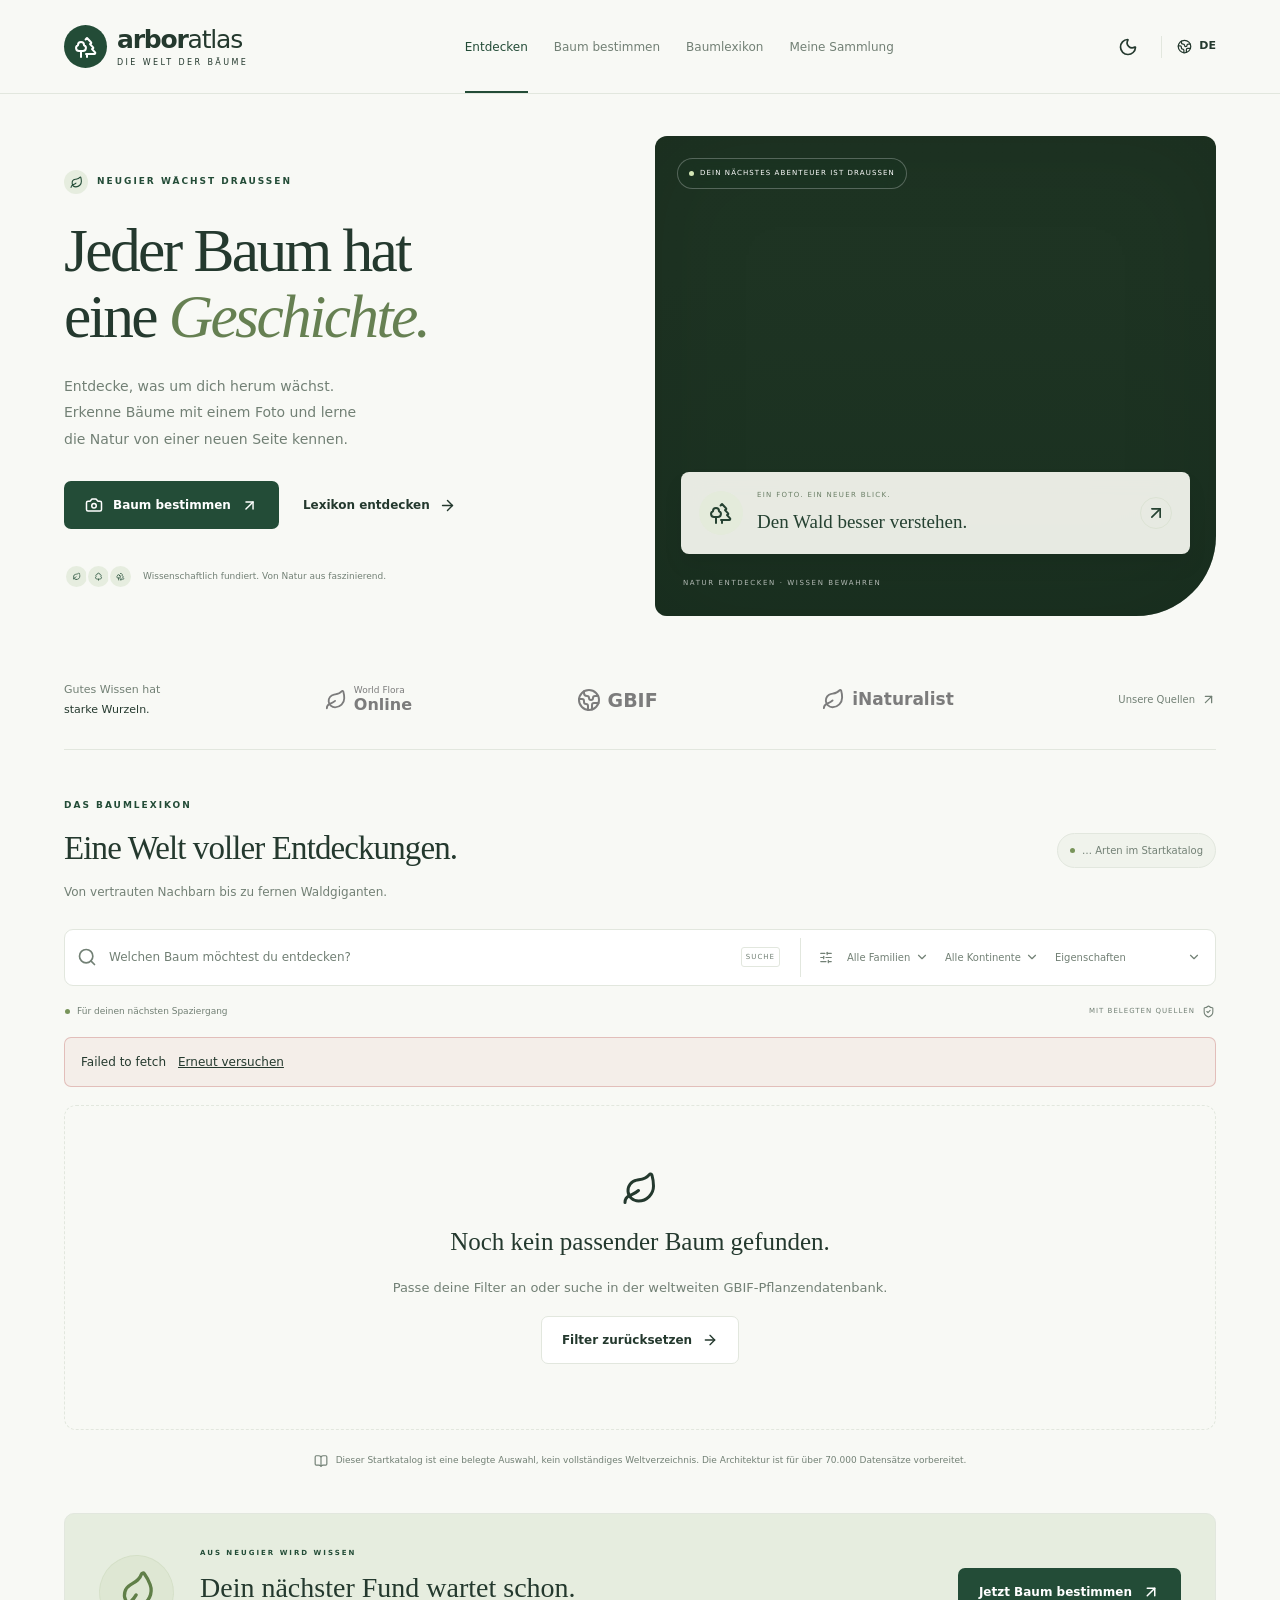
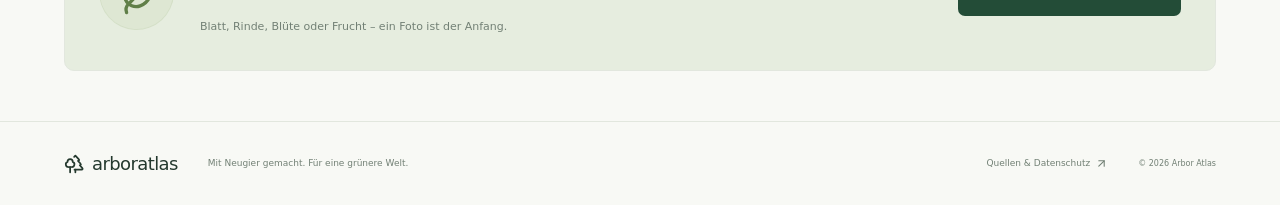
<file: baum-atlas/index.html>
<!doctype html>
<html lang="de">
  <head>
    <meta charset="UTF-8" />
    <meta name="viewport" content="width=device-width, initial-scale=1.0" />
    <meta name="theme-color" content="#183d30" />
    <meta name="description" content="Entdecke die Welt der Bäume. Fotos bestimmen, wissenschaftliche Quellen erkunden und Bäume besser kennenlernen – mit Arbor Atlas." />
    <title>Arbor Atlas · Die Welt der Bäume</title>
    <script type="module" crossorigin src="/baum-atlas/assets/index-ClPJynit.js?v=astra-20261119"></script>
    <link rel="stylesheet" crossorigin href="/baum-atlas/assets/index-CDC5xhsp.css?v=astra-20261119">
  </head>
  <body><div id="root"></div></body>
</html>
</file>
<file: baum-atlas/assets/index-CDC5xhsp.css>
/*! tailwindcss v4.3.5 | MIT License | https://tailwindcss.com */
@layer theme{:root,:host{--font-sans:"Segoe UI", system-ui, sans-serif;--font-mono:ui-monospace, SFMono-Regular, Menlo, Monaco, Consolas, "Liberation Mono", "Courier New", monospace;--default-font-family:var(--font-sans);--default-mono-font-family:var(--font-mono)}}@layer base{*,:after,:before,::backdrop{box-sizing:border-box;border:0 solid;margin:0;padding:0}::file-selector-button{box-sizing:border-box;border:0 solid;margin:0;padding:0}html,:host{-webkit-text-size-adjust:100%;tab-size:4;line-height:1.5;font-family:var(--default-font-family,-apple-system, BlinkMacSystemFont, "Segoe UI", Roboto, "Helvetica Neue", "Noto Sans", Arial, sans-serif, "Apple Color Emoji", "Segoe UI Emoji", "Segoe UI Symbol", "Noto Color Emoji");font-feature-settings:var(--default-font-feature-settings,normal);font-variation-settings:var(--default-font-variation-settings,normal);-webkit-tap-highlight-color:transparent}hr{height:0;color:inherit;border-top-width:1px}abbr:where([title]){-webkit-text-decoration:underline dotted;text-decoration:underline dotted}h1,h2,h3,h4,h5,h6{font-size:inherit;font-weight:inherit}a{color:inherit;-webkit-text-decoration:inherit;-webkit-text-decoration:inherit;-webkit-text-decoration:inherit;-webkit-text-decoration:inherit;text-decoration:inherit}b,strong{font-weight:bolder}code,kbd,samp,pre{font-family:var(--default-mono-font-family,ui-monospace, SFMono-Regular, Menlo, Monaco, Consolas, "Liberation Mono", "Courier New", monospace);font-feature-settings:var(--default-mono-font-feature-settings,normal);font-variation-settings:var(--default-mono-font-variation-settings,normal);font-size:1em}small{font-size:80%}sub,sup{vertical-align:baseline;font-size:75%;line-height:0;position:relative}sub{bottom:-.25em}sup{top:-.5em}table{text-indent:0;border-color:inherit;border-collapse:collapse}:-moz-focusring:where(:not(iframe)){outline:auto}progress{vertical-align:baseline}summary{display:list-item}ol,ul,menu{list-style:none}img,svg,video,canvas,audio,iframe,embed,object{vertical-align:middle;display:block}img,video{max-width:100%;height:auto}button,input,select,optgroup,textarea{font:inherit;font-feature-settings:inherit;font-variation-settings:inherit;letter-spacing:inherit;color:inherit;opacity:1;background-color:#0000;border-radius:0}::file-selector-button{font:inherit;font-feature-settings:inherit;font-variation-settings:inherit;letter-spacing:inherit;color:inherit;opacity:1;background-color:#0000;border-radius:0}:where(select:is([multiple],[size])) optgroup{font-weight:bolder}:where(select:is([multiple],[size])) optgroup option{padding-inline-start:20px}::file-selector-button{margin-inline-end:4px}::placeholder{opacity:1}@supports (not ((-webkit-appearance:-apple-pay-button))) or (contain-intrinsic-size:1px){::placeholder{color:currentColor}@supports (color:color-mix(in lab, red, red)){::placeholder{color:color-mix(in oklab, currentcolor 50%, transparent)}}}textarea{resize:vertical}::-webkit-search-decoration{-webkit-appearance:none}::-webkit-date-and-time-value{min-height:1lh;text-align:inherit}::-webkit-datetime-edit{display:inline-flex}::-webkit-datetime-edit-fields-wrapper{padding:0}::-webkit-datetime-edit{padding-block:0}::-webkit-datetime-edit-year-field{padding-block:0}::-webkit-datetime-edit-month-field{padding-block:0}::-webkit-datetime-edit-day-field{padding-block:0}::-webkit-datetime-edit-hour-field{padding-block:0}::-webkit-datetime-edit-minute-field{padding-block:0}::-webkit-datetime-edit-second-field{padding-block:0}::-webkit-datetime-edit-millisecond-field{padding-block:0}::-webkit-datetime-edit-meridiem-field{padding-block:0}::-webkit-calendar-picker-indicator{line-height:1}:-moz-ui-invalid{box-shadow:none}button,input:where([type=button],[type=reset],[type=submit]){appearance:button}::file-selector-button{appearance:button}::-webkit-inner-spin-button{height:auto}::-webkit-outer-spin-button{height:auto}[hidden]:where(:not([hidden=until-found])){display:none!important}}@layer components;@layer utilities{.sr-only{clip-path:inset(50%);white-space:nowrap;border-width:0;width:1px;height:1px;margin:-1px;padding:0;position:absolute;overflow:hidden}.hidden{display:none}.table{display:table}}:root{color:#24392e;font-synthesis:none;--bg:#f8f9f5;--surface:#fff;--surface-soft:#f0f3ec;--ink:#24392e;--muted:#728075;--line:#e2e7de;--green:#234c37;--sage:#e6eddf;--accent:#c9ddab;--serif:Georgia,"Times New Roman",serif;background:#f8f9f5;font-family:Segoe UI,system-ui,sans-serif}:root[data-theme=dark]{--lightningcss-light: ;--lightningcss-dark:initial;color-scheme:dark;--bg:#131d17;--surface:#1b2820;--surface-soft:#223126;--ink:#e0e9d9;--muted:#a4b3a4;--line:#354436;--green:#b6cf9e;--sage:#2e4230;--accent:#395937}*{box-sizing:border-box}body{color:var(--ink);background:var(--bg);margin:0}button,a,input,select{-webkit-tap-highlight-color:transparent}button,a{touch-action:manipulation}button{font:inherit;cursor:pointer}button:disabled{cursor:not-allowed;opacity:.5}button,a,select{transition:color .2s,background .2s,transform .2s,border-color .2s}a{color:inherit;text-decoration:none}button{color:inherit}button:focus-visible,a:focus-visible,input:focus-visible,select:focus-visible,summary:focus-visible{outline-offset:4px;outline:3px solid #8ba56a}button:not(.button):not(.card-content):not(.card-photo-button){-webkit-user-select:none;user-select:none}h1,h2,h3,p{margin:0}h1,h2{font-family:var(--serif);font-weight:400}p{line-height:1.75}em{font-weight:400}button svg,a svg{flex-shrink:0}input,select{font:inherit;color:inherit;min-width:0}input::placeholder{color:var(--muted)}.sr-only{clip:rect(0,0,0,0);white-space:nowrap;border:0;width:1px;height:1px;margin:-1px;padding:0;position:absolute;overflow:hidden}.skip{background:var(--surface);z-index:100;padding:12px;position:absolute;top:-60px;left:20px}.skip:focus{top:12px}.header{border-bottom:1px solid var(--line);justify-content:space-between;align-items:center;gap:30px;max-width:1440px;height:94px;margin:auto;padding:0 5%;display:flex}.brand{letter-spacing:-1.2px;flex-shrink:0;align-items:center;gap:10px;font-size:25px;font-weight:650;line-height:1;display:flex}.brand-light{font-weight:350}.brand small{letter-spacing:2.4px;margin-top:7px;font-size:8px;font-weight:500;display:block}.brand-icon{background:var(--green);color:var(--surface);border-radius:50%;place-items:center;width:43px;height:43px;display:grid}.nav{align-self:stretch;align-items:stretch;gap:26px;display:flex}.nav button{color:var(--muted);white-space:nowrap;background:0 0;border:0;border-bottom:2px solid #0000;align-items:center;gap:7px;padding:3px 0 0;font-size:12px;font-weight:500;display:flex}.nav button.active{color:var(--green);border-bottom-color:var(--green)}.nav button:hover{color:var(--ink)}.nav button svg{display:none}.count{background:var(--sage);border-radius:10px;padding:1px 5px;font-size:10px}.header-actions{align-items:center;gap:15px;display:flex}.icon-button{background:0 0;border:0;border-radius:50%;place-items:center;width:36px;height:36px;display:inline-grid}.icon-button:hover{background:var(--sage)}.header-divider{background:var(--line);width:1px;height:22px}.language{align-items:center;gap:7px;font-size:11px;font-weight:600;display:flex}.mobile-menu{display:none!important}main{max-width:1440px;min-height:70vh;margin:auto}.hero{grid-template-columns:1fr 1fr;gap:30px;min-height:560px;padding:42px 5% 38px;display:grid}.hero-copy{padding:34px 0 10px}.eyebrow{color:var(--green);letter-spacing:2px;align-items:center;gap:9px;font-size:9px;font-weight:650;display:flex}.tiny-leaf{background:var(--sage);border-radius:50%;place-items:center;width:24px;height:24px;display:grid}.hero h1{letter-spacing:-2.6px;margin:23px 0;font-size:clamp(45px,4.8vw,68px);line-height:1.08}.hero h1 em{color:#668052}.hero-copy>p{color:var(--muted);font-size:14px;line-height:1.9}.hero-buttons{align-items:center;gap:24px;margin-top:29px;display:flex}.button{white-space:nowrap;border:1px solid #0000;border-radius:7px;justify-content:center;align-items:center;gap:10px;min-height:46px;padding:14px 20px;font-size:12px;font-weight:550;display:inline-flex}.button:hover:not(:disabled){transform:translateY(-2px)}.button.primary{background:var(--green);color:var(--surface)}.button.secondary{border-color:var(--line);background:var(--surface);color:var(--ink)}.text-button{background:0 0;border:0;justify-content:center;align-items:center;gap:9px;padding:6px 0;font-size:12px;font-weight:550;display:inline-flex}.text-button:hover{color:#7b975e}.hero-note{color:var(--muted);align-items:center;gap:10px;margin-top:35px;font-size:9px;display:flex}.leaf-stack{padding-left:3px;display:flex}.leaf-stack svg{background:var(--sage);border:2px solid var(--bg);width:25px;height:25px;color:var(--green);border-radius:50%;margin-left:-3px;padding:6px}.hero-visual{background:#203524 url(https://images.unsplash.com/photo-1441974231531-c6227db76b6e?auto=format&fit=crop&w=1400&q=85) 50% 55%/cover;border-radius:12px 12px 80px;min-height:448px;position:relative;overflow:hidden;box-shadow:inset 0 0 100px #0002}.photo-vignette{background:linear-gradient(#0a28181a 30%,#122a1b70);position:absolute;inset:0}.image-tag{-webkit-backdrop-filter:blur(10px);backdrop-filter:blur(10px);color:#fff;letter-spacing:1.1px;background:#18372442;border:1px solid #ffffff42;border-radius:30px;align-items:center;gap:6px;padding:9px 11px;font-size:7px;display:flex;position:absolute;top:22px;left:22px}.image-tag>span{background:#d4e7b6;border-radius:50%;width:5px;height:5px}.floating-species{-webkit-backdrop-filter:blur(12px);backdrop-filter:blur(12px);color:#264232;background:#f8f9f1ed;border-radius:8px;align-items:center;gap:14px;padding:18px;display:flex;position:absolute;bottom:62px;left:26px;right:26px;box-shadow:0 12px 20px #0001}.floating-icon{background:#e4ebdb;border-radius:50%;padding:10px}.floating-species small{letter-spacing:1.3px;color:#6b7e65;margin-bottom:7px;font-size:7px;display:block}.floating-species strong{font-family:var(--serif);font-size:19px;font-weight:400}.circle-button{background:0 0;border:1px solid #dce3d4;border-radius:50%;flex-shrink:0;place-items:center;width:32px;height:32px;margin-left:auto;display:grid}.hero-coordinate{color:#ffffffab;letter-spacing:1.6px;font-size:7px;position:absolute;bottom:28px;left:28px}.trust-strip{border-bottom:1px solid var(--line);justify-content:space-between;align-items:center;gap:30px;margin:0 5%;padding:26px 0 29px;display:flex}.trust-strip>span{color:var(--muted);font-size:11px;line-height:1.8}.trust-strip>span strong{color:var(--ink);font-weight:500;display:block}.source-logo{color:var(--muted);filter:grayscale();background:0 0;border:0;align-items:center;gap:7px;font-size:19px;display:flex}.source-logo:hover{color:var(--green);filter:none}.source-logo.wfo{text-align:left;font-size:9px;line-height:1.15}.source-logo.wfo b{font-size:16px;font-weight:600}.source-logo.inat{font-size:17px}.source-explain{color:var(--muted);background:0 0;border:0;align-items:center;gap:6px;font-size:10px;display:flex}.catalog-section{padding:49px 5% 33px;scroll-margin-top:20px}.full-catalog{min-height:70vh;padding-top:58px}.section-heading{justify-content:space-between;align-items:center;gap:20px;margin-bottom:26px;display:flex}.section-heading h2{letter-spacing:-.9px;margin:12px 0 8px;font-size:33px}.section-heading p{color:var(--muted);font-size:12px}.catalog-count{color:var(--muted);background:var(--surface-soft);border:1px solid var(--line);white-space:nowrap;border-radius:30px;align-items:center;gap:7px;padding:9px 12px;font-size:10px;display:flex}.status-dot{background:#78945a;border-radius:50%;flex-shrink:0;width:5px;height:5px;display:inline-block}.search-panel{border:1px solid var(--line);background:var(--surface);border-radius:9px;align-items:center;gap:20px;padding:8px 12px;display:flex}.search-field{color:var(--muted);flex:1;align-items:center;gap:12px;display:flex}.search-field>svg{flex-shrink:0}.search-field input{background:0 0;border:0;outline:none;width:100%;height:39px;font-size:12px}.search-key{letter-spacing:1px;border:1px solid var(--line);border-radius:3px;padding:4px;font-size:7px}.filters{border-left:1px solid var(--line);color:var(--muted);align-items:center;gap:12px;padding-left:18px;display:flex}.filters>svg{width:14px}.filters label{align-items:center;display:flex;position:relative}.filters select{appearance:none;cursor:pointer;background:0 0;border:0;max-width:150px;padding:12px 20px 12px 2px;font-size:10px}.filters label>svg{pointer-events:none;position:absolute;right:2px}.filters option{background:var(--surface)}.catalog-meta{color:var(--muted);justify-content:space-between;align-items:center;margin:19px 1px;font-size:9px;display:flex}.catalog-meta>span{align-items:center;gap:7px;display:flex}.catalog-meta>span:last-child{letter-spacing:1px;font-size:7px}.tree-grid{grid-template-columns:repeat(3,minmax(0,1fr));gap:24px;display:grid}.tree-card{border:1px solid var(--line);background:var(--surface);border-radius:10px;transition:transform .3s,box-shadow .3s;overflow:hidden}.tree-card:hover{transform:translateY(-4px);box-shadow:0 9px 26px #17351d0b}.card-image{background:var(--sage);height:235px;position:relative}.card-photo-button{background:0 0;border:0;width:100%;height:100%;padding:0;display:block}.card-image img{object-fit:cover;width:100%;height:100%;transition:transform .7s}.tree-card:hover img{transform:scale(1.035)}.family-tag{color:#374b35;pointer-events:none;background:#fffffff0;border-radius:4px;align-items:center;gap:5px;padding:5px 8px;font-size:8px;font-weight:500;display:flex;position:absolute;top:12px;left:12px}.save-button{color:#4b5d46;background:#ffffffeb;border:0;border-radius:50%;place-items:center;width:30px;height:30px;display:grid;position:absolute;top:11px;right:12px}.save-button:hover{background:#fff;transform:scale(1.08)}.save-button.saved{color:#315637;background:#edf3e6}.photo-credit{color:#fff;white-space:nowrap;text-overflow:ellipsis;background:linear-gradient(#0000,#0009);padding:12px 8px 5px;font-size:7px;position:absolute;bottom:0;left:0;right:0;overflow:hidden}.card-content{text-align:left;background:0 0;border:0;justify-content:space-between;align-items:center;gap:12px;width:100%;padding:19px 19px 15px;display:flex}.card-content h3{font-family:var(--serif);letter-spacing:-.4px;font-size:23px;font-weight:400}.card-content p{color:var(--muted);margin-top:5px;font-size:10px;font-style:italic}.card-content>svg{color:var(--green);flex-shrink:0}.card-footer{border-top:1px solid var(--line);color:var(--muted);justify-content:space-between;gap:8px;margin:0 19px;padding:12px 0;font-size:8px;display:flex}.card-footer>span{align-items:center;gap:5px;display:flex}.photo-placeholder{width:100%;height:100%;color:var(--muted);background:var(--sage);flex-direction:column;justify-content:center;align-items:center;gap:16px;display:flex}.photo-placeholder small{font-size:10px}.load-more{justify-content:center;margin:30px 0 5px;display:flex}.coverage-note{color:var(--muted);text-align:center;justify-content:center;align-items:center;gap:8px;margin-top:23px;font-size:9px;display:flex}.coverage-note svg{flex-shrink:0}.bottom-banner{background:var(--sage);border:1px solid var(--line);border-radius:10px;align-items:center;gap:26px;margin:12px 5% 50px;padding:34px;display:flex}.banner-leaf{color:#607f48;background:#cad9b54a;border:1px solid #aabd9630;border-radius:50%;flex-shrink:0;place-items:center;width:75px;height:75px;display:grid;transform:rotate(-20deg)}.bottom-banner h2{margin:8px 0;font-size:28px}.bottom-banner p{color:var(--muted);font-size:11px}.bottom-banner>.button{margin-left:auto}.bottom-banner .eyebrow{font-size:7px}.empty{text-align:center;border:1px dashed var(--line);border-radius:12px;flex-direction:column;align-items:center;gap:16px;padding:65px 25px;display:flex}.empty h3{font-family:var(--serif);font-size:25px;font-weight:400}.empty p{color:var(--muted);font-size:13px}.compact{padding:30px}.live-search{border-top:1px solid var(--line);margin-top:25px;padding:24px 0}.live-search>p{color:var(--muted);margin-top:8px;font-size:10px}.live-results{grid-template-columns:1fr 1fr;gap:10px;margin-top:15px;display:grid}.live-results button{background:var(--surface);border:1px solid var(--line);text-align:left;border-radius:8px;justify-content:space-between;align-items:center;padding:12px;display:flex}.live-results strong{font-size:13px}.live-results small{color:var(--muted);margin-top:4px;font-size:10px;display:block}.notice{color:var(--ink);background:#d9ce9820;border:1px solid #bfbb975c;border-radius:7px;margin:18px 0;padding:14px 16px;font-size:12px;line-height:1.7}.notice.error{background:#b8534410;border-color:#bd625a55}.notice button{background:0 0;border:0;margin-left:12px;text-decoration:underline}.page-loading{min-height:65vh;color:var(--muted);justify-content:center;align-items:center;gap:12px;font-size:14px;display:flex}.spinner{border:2px solid;border-right-color:#0000;border-radius:50%;flex-shrink:0;width:17px;height:17px;animation:.8s linear infinite spin;display:inline-block}.spin{animation:1s linear infinite spin}@keyframes spin{to{transform:rotate(360deg)}}.skeleton-card{border:1px solid var(--line);background:var(--surface);border-radius:10px;padding:10px;animation:1.5s infinite pulse}.skeleton-card>div{background:var(--sage);border-radius:6px;height:220px}.skeleton-card>span{background:var(--sage);width:65%;height:16px;margin:15px 0;display:block}.skeleton-card>span:last-child{width:40%}@keyframes pulse{50%{opacity:.5}}footer{border-top:1px solid var(--line);max-width:1440px;color:var(--muted);align-items:center;gap:30px;margin:auto;padding:28px 5%;font-size:9px;display:flex}.footer-brand{color:var(--ink);letter-spacing:-.6px;align-items:center;gap:7px;font-size:18px;display:flex}footer button{background:0 0;border:0;align-items:center;gap:5px;margin-left:auto;font-size:9px;display:flex}footer small{font-size:8px}.modal-backdrop{-webkit-backdrop-filter:blur(5px);backdrop-filter:blur(5px);z-index:100;background:#071b10a8;justify-content:center;align-items:center;padding:24px;display:flex;position:fixed;inset:0}.info-modal{background:var(--surface);border-radius:18px;max-width:650px;max-height:90vh;padding:42px;position:relative;overflow:auto}.info-modal h2{margin:20px 0;font-size:35px}.info-modal h3{margin:22px 0 10px;font-size:16px}.info-modal p{color:var(--muted);margin:12px 0;font-size:13px}.modal-close{position:absolute;top:15px;right:15px}.source-list{padding:0;list-style:none}.source-list li{border-bottom:1px solid var(--line);padding:12px 0}.source-list a{font-size:13px;font-weight:650}.source-list span{color:var(--muted);margin-top:5px;font-size:12px;line-height:1.7;display:block}.detail-page{padding:30px 5% 60px}.back{color:var(--muted);margin-bottom:25px}.detail-title{justify-content:space-between;align-items:center;gap:20px;margin-bottom:30px;display:flex}.detail-title h1{letter-spacing:-1.5px;margin:10px 0;font-size:50px}.detail-title p{color:var(--muted);font-size:15px;font-style:italic}.detail-layout{grid-template-columns:minmax(0,1fr) 420px;align-items:start;gap:30px;display:grid}.detail-cover{background:var(--sage);border-radius:12px;height:340px;position:relative;overflow:hidden}.detail-cover>img{object-fit:cover;width:100%;height:100%}.detail-cover>a{color:#fff;background:#0007;padding:8px 14px;font-size:9px;position:absolute;bottom:0;left:0;right:0}.detail-tabs{border-bottom:1px solid var(--line);gap:28px;margin:18px 0;display:flex}.detail-tabs>button{color:var(--muted);white-space:nowrap;background:0 0;border:0;border-bottom:2px solid #0000;padding:17px 0;font-size:12px}.detail-tabs>button.active{border-bottom-color:var(--green);color:var(--green)}.detail-panel{padding:20px 0}.detail-panel h2{margin-bottom:15px;font-size:30px}.detail-panel>p{color:var(--muted);margin-bottom:16px;font-size:13px}.description{white-space:pre-line;max-height:350px;overflow:auto}.fact-grid{grid-template-columns:1fr 1fr;gap:0 25px;margin:20px 0;display:grid}.fact{border-bottom:1px solid var(--line);flex-direction:column;align-items:flex-start;gap:9px;padding:18px 0;display:flex}.fact>span{color:var(--muted);font-size:10px}.fact>strong{font-size:13px;font-weight:500;line-height:1.7}.fact.missing strong{color:var(--muted);font-style:italic;font-weight:400}.source-link{color:var(--green);align-items:center;gap:4px;font-size:10px;line-height:1.7;display:inline-flex}.source-link:hover{text-decoration:underline}.sources-panel{background:var(--surface-soft);border-radius:10px;margin-top:15px;padding:20px}.sources-heading{justify-content:space-between;align-items:center;gap:12px;display:flex}.sources-heading h3{align-items:center;gap:8px;font-size:12px;font-weight:550;display:flex}.sources-heading .text-button{font-size:10px}.source-pills{flex-wrap:wrap;gap:15px;margin:16px 0;display:flex}.sources-panel p{color:var(--muted);font-size:10px}.source-warning{margin-top:8px}.section-icon{background:var(--sage);color:var(--green);border-radius:50%;margin-bottom:15px;padding:12px;display:inline-flex}.chips{flex-wrap:wrap;gap:7px;margin:20px 0;display:flex}.chips button{background:var(--surface);border:1px solid var(--line);border-radius:20px;padding:8px 12px;font-size:10px}.chips button.selected{background:var(--green);color:var(--surface)}.gallery{grid-template-columns:1fr 1fr;gap:18px;display:grid}.gallery figure{margin:0}.gallery img{object-fit:cover;border-radius:8px;width:100%;height:220px}.gallery figcaption{color:var(--muted);margin-top:8px;font-size:9px;line-height:1.7}.distribution-map{z-index:0;border-radius:10px;height:350px}.map-legend{color:var(--muted);align-items:center;gap:7px;padding:14px 0;font-size:10px;display:flex}.chat-panel{border:1px solid var(--line);background:var(--surface);border-radius:12px;position:sticky;top:25px;overflow:hidden}.chat-heading{border-bottom:1px solid var(--line);align-items:center;gap:11px;padding:20px;display:flex}.chat-heading>svg{color:var(--muted);margin-left:auto}.chat-logo{background:var(--sage);width:40px;height:40px;color:var(--green);border-radius:50%;place-items:center;display:grid}.chat-heading h3{font-family:var(--serif);font-size:20px;font-weight:400}.chat-heading div>span{color:var(--muted);align-items:center;gap:5px;margin-top:5px;font-size:9px;display:flex}.chat-messages{scroll-behavior:smooth;max-height:430px;padding:20px;overflow-y:auto}.chat-bubble{border-radius:10px;margin-bottom:14px;padding:15px;font-size:12px}.chat-bubble.assistant{background:var(--surface-soft)}.chat-bubble p{white-space:pre-line;font-size:13px;line-height:1.75}.chat-bubble strong{margin-bottom:6px;font-weight:550;display:block}.chat-bubble.user{background:var(--green);color:var(--surface);margin-left:25px}.chat-bubble .source-link{margin-top:10px;margin-right:8px}.chat-suggestions{flex-direction:column;gap:8px;padding:0 20px 20px;display:flex}.chat-suggestions>button{background:var(--surface);border:1px solid var(--line);text-align:left;border-radius:5px;justify-content:space-between;align-items:center;gap:7px;padding:10px 11px;font-size:10px;display:flex}.chat-suggestions>button:hover{background:var(--sage)}.chat-form{border:1px solid var(--line);border-radius:7px;align-items:center;gap:2px;margin:0 14px 14px;padding:6px;display:flex}.chat-form input{background:0 0;border:0;outline:none;width:100%;padding:7px 5px;font-size:11px}.chat-form button{flex-shrink:0}.send-button{background:var(--green);color:var(--surface);border:0;border-radius:5px;place-items:center;width:30px;height:30px;display:grid}.chat-privacy{color:var(--muted);justify-content:center;align-items:center;gap:6px;padding:0 12px 17px;font-size:8px;display:flex}.speech-info{background:var(--surface-soft);color:var(--muted);padding:12px 20px;font-size:10px}.speech-info summary{cursor:pointer}.speech-info p{margin-top:10px;font-size:10px}.speech-status{color:var(--muted);padding:0 20px 15px;font-size:10px}.recording{animation:1s infinite pulse;color:#bb5343!important;background:#bb534320!important}.identify-page{padding:55px 5% 70px}.identify-title{text-align:center;margin-bottom:45px}.identify-title .eyebrow{justify-content:center}.identify-title h1{letter-spacing:-1.6px;margin:23px 0;font-size:51px;line-height:1.15}.identify-title h1 em{color:#748b5f}.identify-title p{color:var(--muted);font-size:13px}.identify-layout{grid-template-columns:minmax(0,1fr) 320px;align-items:start;gap:32px;display:grid}.upload-panel{background:var(--surface);border:1px solid var(--line);border-radius:12px;padding:26px}.dropzone{background:var(--surface-soft);text-align:center;border:1px dashed #8fa17e;border-radius:9px;padding:40px 20px;transition:background .2s}.dropzone.dragging{background:var(--sage);border-color:var(--green)}.upload-icon{background:var(--sage);color:var(--green);border-radius:50%;place-items:center;width:70px;height:70px;margin:0 auto 20px;display:grid}.dropzone h2{font-size:29px}.dropzone p{color:var(--muted);margin:12px 0 23px;font-size:12px}.dropzone small{color:var(--muted);margin-top:20px;font-size:9px;display:block}.upload-previews{grid-template-columns:repeat(3,1fr);gap:12px;margin:20px 0;display:grid}.upload-preview{min-width:0;position:relative}.upload-preview img{object-fit:cover;border-radius:7px;width:100%;height:130px}.remove-photo{color:#333;background:#fffe;border:0;border-radius:50%;place-items:center;width:25px;height:25px;display:grid;position:absolute;top:6px;right:6px}.upload-preview label{margin:7px 0;font-size:9px;display:block}.upload-preview select{background:var(--surface-soft);border:1px solid var(--line);border-radius:4px;width:100%;margin-top:5px;padding:8px 4px;font-size:10px}.consent{color:var(--muted);align-items:flex-start;gap:9px;margin:22px 0;font-size:10px;line-height:1.8;display:flex}.consent input{accent-color:#31593e;flex-shrink:0;width:15px;height:15px;margin-top:4px}.identify-submit{width:100%}.photo-tips{background:var(--sage);border-radius:12px;padding:28px}.photo-tips h2{font-size:29px;line-height:1.2}.photo-tips ol{margin:28px 0;padding:0;list-style:none}.photo-tips li{gap:15px;margin:24px 0;display:flex}.photo-tips li>span{font-family:var(--serif);color:#849475;font-size:22px}.photo-tips strong{font-size:11px;font-weight:600}.photo-tips p{color:var(--muted);margin-top:5px;font-size:11px;line-height:1.8}.privacy-note{border-top:1px solid #8da17a45;gap:12px;padding-top:20px;display:flex}.privacy-note>svg{flex-shrink:0}.identification-result{margin-top:28px}.identification-result h2{margin:15px 0;font-size:26px}.identification-result>p{color:var(--muted);font-size:12px}.candidate{text-align:left;border:0;border-bottom:1px solid var(--line);background:0 0;align-items:center;gap:13px;width:100%;padding:18px 0;display:flex}.candidate-rank{color:var(--muted);font-family:var(--serif);font-size:22px}.candidate>span:nth-child(2){flex:1}.candidate strong{font-size:13px}.candidate small{color:var(--muted);margin-top:5px;font-size:9px;display:block}.score{text-align:right;font-size:14px}.score-bar{background:var(--sage);border-radius:3px;height:3px;margin-top:11px;display:block}.score-bar>span{background:var(--green);border-radius:3px;height:100%;display:block}@media (width>=1500px){.hero{min-height:600px;padding-top:50px}.hero-visual{min-height:480px}.hero-copy{padding-top:45px}.card-image{height:260px}}@media (width<=1100px){.header{gap:20px;padding:0 4%}.nav{gap:18px}.nav button{font-size:11px}.hero{gap:24px;padding-left:4%;padding-right:4%}.hero-buttons{gap:17px}.hero-buttons .button{padding:13px 14px;font-size:11px}.hero-buttons .text-button{font-size:11px}.hero h1{font-size:51px}.hero-note{font-size:8px}.floating-species{gap:10px;padding:13px;left:18px;right:18px}.floating-species strong{font-size:17px}.floating-icon{padding:8px}.catalog-section{padding-left:4%;padding-right:4%}.tree-grid{gap:18px}.card-image{height:210px}.card-content h3{font-size:21px}.card-footer{margin:0 15px;font-size:7px}.card-content{padding:17px 15px}.filters{gap:8px;padding-left:12px}.filters select{max-width:125px}.search-key{display:none}.detail-layout{grid-template-columns:minmax(0,1fr) 300px;gap:22px}.detail-tabs{gap:22px}.identify-layout{grid-template-columns:minmax(0,1fr) 285px;gap:24px}.bottom-banner{gap:20px;padding:25px}.bottom-banner h2{font-size:25px}.banner-leaf{width:60px;height:60px}}@media (width<=850px){.header{height:78px}.nav{gap:15px}.nav button{font-size:10px}.header-actions{gap:7px}.language,.header-divider{display:none}.brand{font-size:22px}.brand-icon{width:38px;height:38px}.hero{gap:20px;min-height:auto;padding-top:30px;padding-bottom:25px}.hero h1{letter-spacing:-1.5px;font-size:43px}.hero-copy{padding-top:18px}.hero-copy>p{font-size:12px}.hero-buttons{flex-direction:column;align-items:flex-start;gap:12px}.hero-note{margin-top:20px;line-height:1.6}.hero-visual{border-bottom-right-radius:50px;min-height:405px}.floating-species{gap:8px;bottom:55px}.floating-icon{display:none}.floating-species strong{font-size:16px}.floating-species small{font-size:6px}.hero-coordinate{letter-spacing:1px;font-size:6px}.image-tag{width:fit-content;font-size:6px;left:15px;right:15px}.trust-strip{gap:20px;margin:0 4%}.source-explain{display:none}.trust-strip>span{font-size:10px}.source-logo.inat{font-size:15px}.section-heading h2{font-size:29px}.search-panel{flex-wrap:wrap;gap:0}.search-field{flex-basis:100%}.filters{border-left:0;border-top:1px solid var(--line);justify-content:space-between;width:100%;padding:3px 0 0}.filters select{max-width:none}.tree-grid{grid-template-columns:repeat(2,minmax(0,1fr))}.card-image{height:240px}.bottom-banner h2{font-size:24px}.bottom-banner .banner-leaf{display:none}.bottom-banner>.button{padding:12px;font-size:10px}.bottom-banner .eyebrow{font-size:6px}.detail-layout{grid-template-columns:1fr}.chat-panel{position:static}.detail-cover{height:380px}.chat-messages{max-height:330px}.identify-layout{grid-template-columns:1fr}.photo-tips ol{grid-template-columns:repeat(3,1fr);gap:15px;margin:15px 0;display:grid}.photo-tips li{gap:10px}.photo-tips h2 br{display:none}.photo-tips .section-icon{float:right}.privacy-note p{font-size:11px}.upload-previews{grid-template-columns:repeat(5,1fr)}.upload-preview img{height:100px}footer{flex-wrap:wrap;gap:15px}footer>span{font-size:8px}footer small{display:none}}@media (width<=620px){.header{z-index:10;background:var(--bg);height:73px;padding:0 6%;position:relative}.brand{font-size:24px}.brand small{letter-spacing:2px;font-size:7px}.brand-icon{width:39px;height:39px}.mobile-menu{display:inline-grid!important}.header-actions{gap:8px}.nav{display:none}.nav.open{background:var(--surface);border-bottom:1px solid var(--line);flex-direction:column;gap:0;padding:10px 6% 18px;display:flex;position:absolute;top:73px;left:0;right:0;box-shadow:0 15px 20px #0001}.nav button{text-align:left;border-bottom:none;gap:12px;padding:16px 5px;font-size:13px}.nav button svg{display:block}.nav button.active{background:var(--surface-soft);border-radius:7px}.hero{grid-template-columns:1fr;gap:28px;padding:22px 6% 27px}.hero-copy{padding-top:12px}.eyebrow{letter-spacing:1.7px;font-size:8px}.hero h1{letter-spacing:-2px;margin:20px 0;font-size:53px}.hero-copy>p{font-size:13px;line-height:1.85}.desktop-break{display:none}.hero-buttons{flex-direction:row;align-items:center;gap:20px;margin-top:25px}.hero-buttons .button{padding:13px 15px;font-size:11px}.hero-buttons .text-button{gap:6px;font-size:10px}.hero-note{margin-top:22px;font-size:8px}.hero-visual{background-position:50% 65%;border-bottom-right-radius:55px;min-height:320px}.image-tag{font-size:6px;top:18px;left:18px}.floating-species{gap:12px;padding:15px;bottom:52px;left:18px;right:25px}.floating-icon{display:block}.floating-species strong{font-size:19px}.floating-species small{font-size:6px}.hero-coordinate{bottom:25px;left:22px}.trust-strip{flex-wrap:wrap;justify-content:space-between;gap:14px;margin:0 6%;padding:10px 0 25px}.trust-strip>span{text-align:center;width:100%;margin:0 0 7px}.trust-strip>span strong{display:inline}.source-logo{font-size:18px}.source-logo.wfo{font-size:8px}.source-logo.wfo b{font-size:14px}.source-logo.inat{font-size:15px}.source-logo svg{width:19px}.catalog-section{padding:33px 6% 30px}.section-heading{margin-bottom:22px;display:block}.section-heading h2{letter-spacing:-.9px;max-width:300px;margin:13px 0 10px;font-size:31px;line-height:1.15}.section-heading p{font-size:11px}.catalog-count{margin-top:18px;padding:7px 10px;font-size:9px;display:inline-flex}.search-panel{padding:7px 12px}.search-field{gap:9px}.search-field input{font-size:11px}.search-field>svg{width:17px}.filters{gap:8px}.filters>svg{display:none}.filters select{max-width:105px;padding-top:13px;padding-bottom:13px;font-size:9px}.filters label:last-child select{max-width:95px}.catalog-meta{margin:15px 0;font-size:8px}.catalog-meta>span:last-child{letter-spacing:.5px;gap:4px;font-size:6px}.tree-grid{grid-template-columns:1fr;gap:16px}.card-image{height:275px}.card-content{padding:18px 18px 15px}.card-content h3{font-size:25px}.card-content p{font-size:11px}.family-tag{padding:6px 9px;font-size:9px;top:14px;left:14px}.save-button{width:34px;height:34px;top:12px;right:12px}.card-footer{margin:0 18px;padding:13px 0;font-size:9px}.photo-credit{padding-bottom:6px;font-size:8px}.coverage-note{align-items:flex-start;font-size:9px;line-height:1.7}.coverage-note svg{margin-top:3px}.bottom-banner{margin:0 6% 32px;padding:26px;display:block}.bottom-banner h2{margin:12px 0;font-size:27px}.bottom-banner p{font-size:11px}.bottom-banner>.button{margin-top:20px;padding:13px 17px;font-size:11px}.bottom-banner .eyebrow{font-size:7px}.live-results{grid-template-columns:1fr}.load-more .button{font-size:11px}.detail-page{padding:23px 6% 35px}.detail-title{display:block}.detail-title h1{font-size:40px}.detail-title p{font-size:13px}.detail-title .button{margin-top:20px}.detail-cover{height:300px}.detail-cover>a{font-size:8px}.detail-tabs{justify-content:space-between;gap:0;overflow-x:auto}.detail-tabs>button{padding:15px 7px;font-size:11px}.detail-panel h2{font-size:29px}.fact-grid{gap:0 18px}.fact>strong{font-size:12px}.fact>span{font-size:9px}.sources-panel{padding:17px}.sources-heading{align-items:flex-start;gap:8px}.sources-heading h3{font-size:11px}.sources-heading .text-button{padding:0;font-size:9px}.source-pills{gap:10px}.gallery img{height:170px}.gallery figcaption{font-size:8px}.distribution-map{height:310px}.map-legend{font-size:9px;line-height:1.6}.identify-page{padding:35px 6%}.identify-title{text-align:left;margin-bottom:30px}.identify-title .eyebrow{letter-spacing:1.4px;justify-content:flex-start;font-size:7px}.identify-title h1{letter-spacing:-1.3px;font-size:39px}.identify-title p{font-size:12px}.identify-title p br{display:none}.upload-panel{padding:16px}.dropzone{padding:30px 12px}.dropzone h2{font-size:26px}.dropzone p{font-size:11px}.dropzone small{font-size:8px}.consent{font-size:10px;line-height:1.7}.upload-previews{grid-template-columns:repeat(2,1fr)}.upload-preview img{height:145px}.photo-tips{padding:25px}.photo-tips ol{display:block}.photo-tips li{margin:24px 0}.photo-tips h2{font-size:27px}.photo-tips .section-icon{float:none}.candidate{gap:9px}.candidate strong{font-size:12px}.candidate small{font-size:8px}.score{font-size:12px}.candidate-rank{font-size:18px}.score small{max-width:55px}.info-modal{border-radius:12px;padding:32px 24px}.modal-backdrop{padding:15px}.info-modal h2{font-size:31px}.info-modal p{font-size:12px}footer{justify-content:space-between;gap:18px;padding:25px 6%}.footer-brand{font-size:19px}footer>span{text-align:center;order:3;width:100%;font-size:9px}footer button{margin:0;font-size:8px}.full-catalog{padding-top:35px}}@media (prefers-reduced-motion:reduce){*,:before,:after{scroll-behavior:auto!important;transition-duration:.01ms!important;animation-duration:.01ms!important}}
</file>
